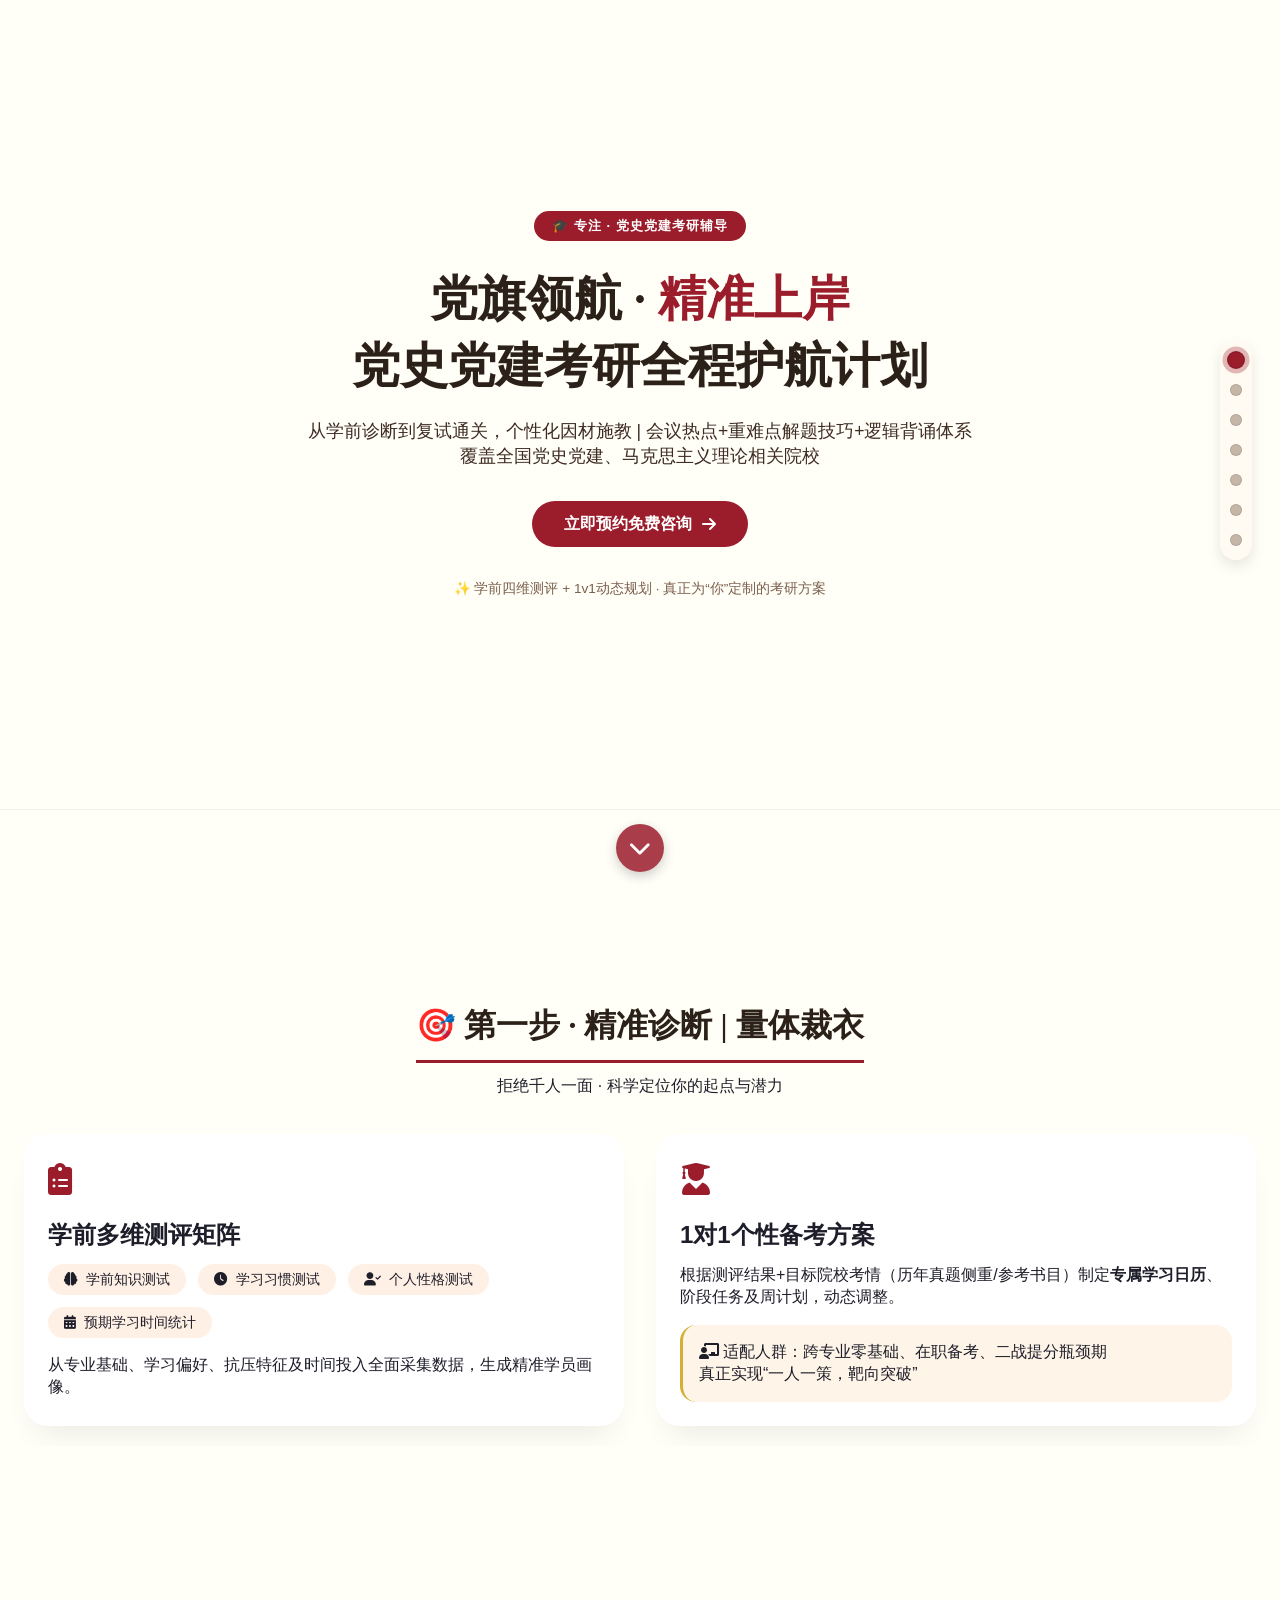
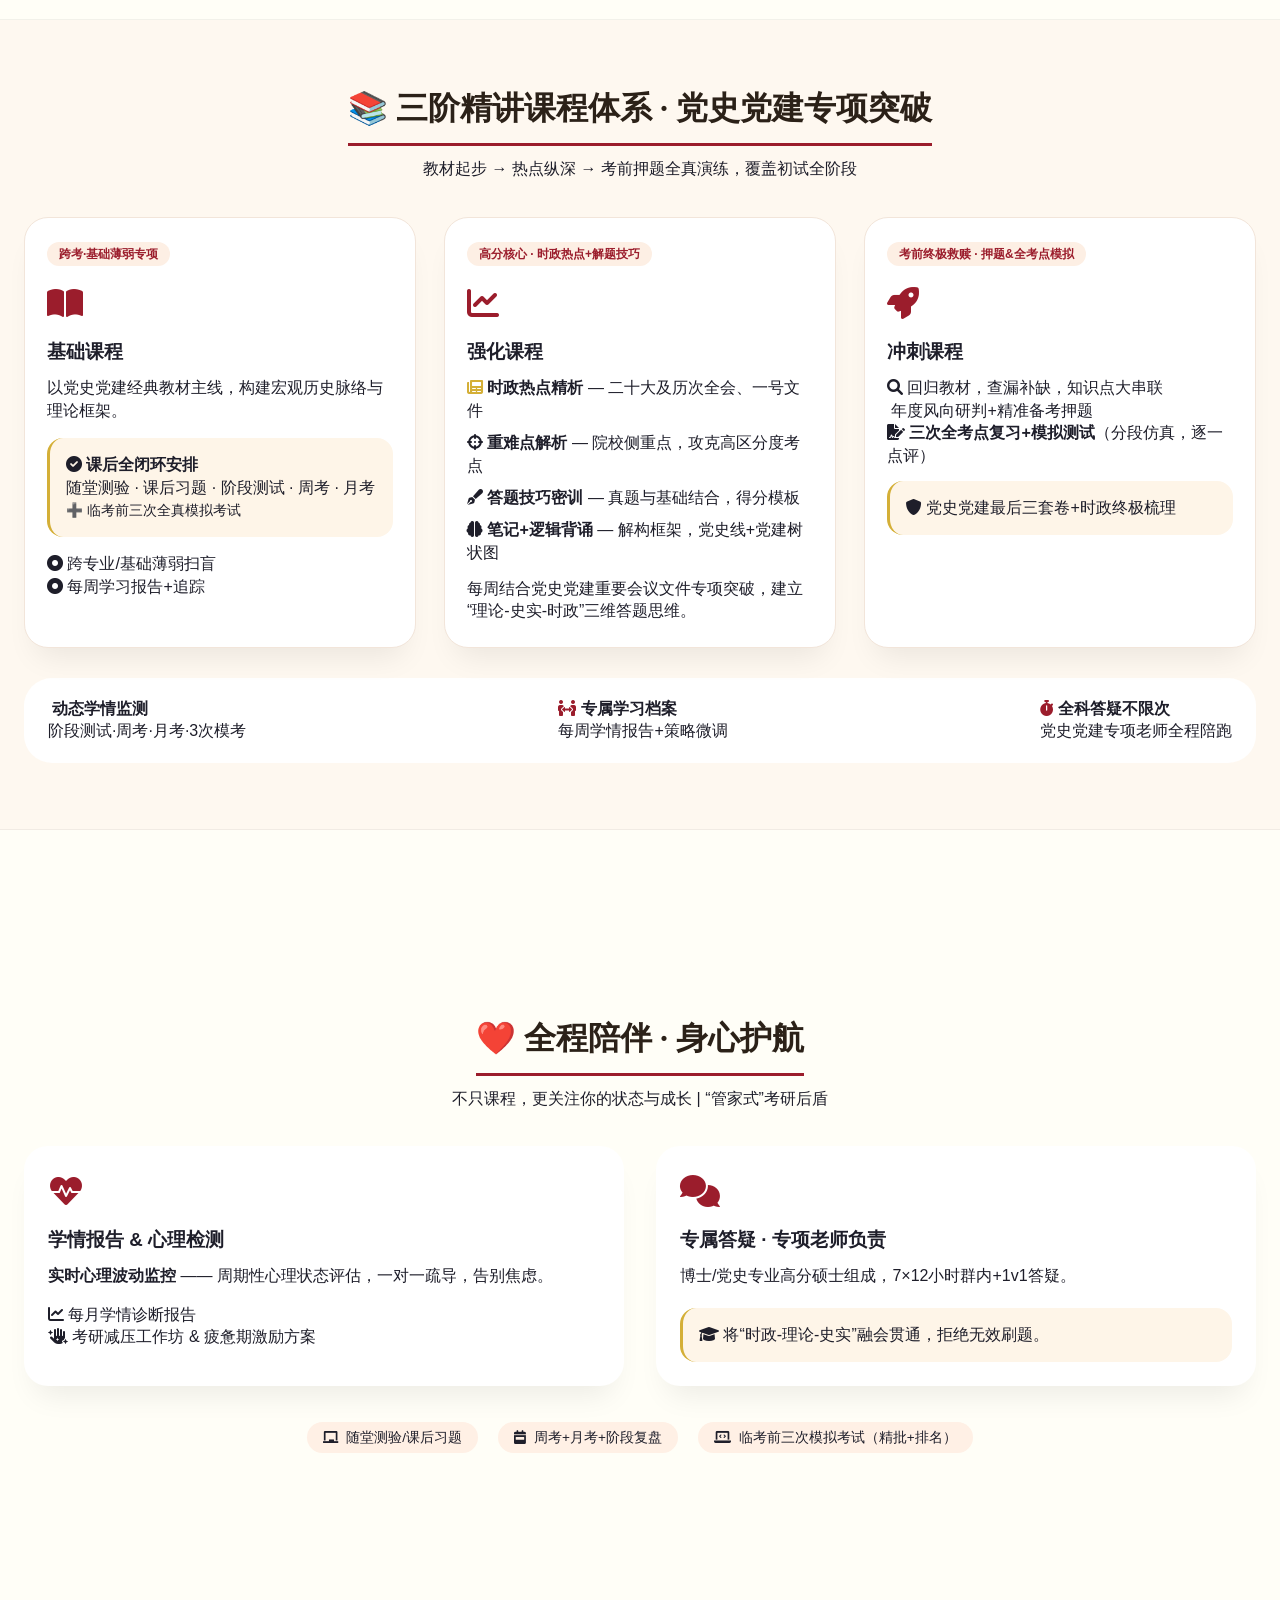
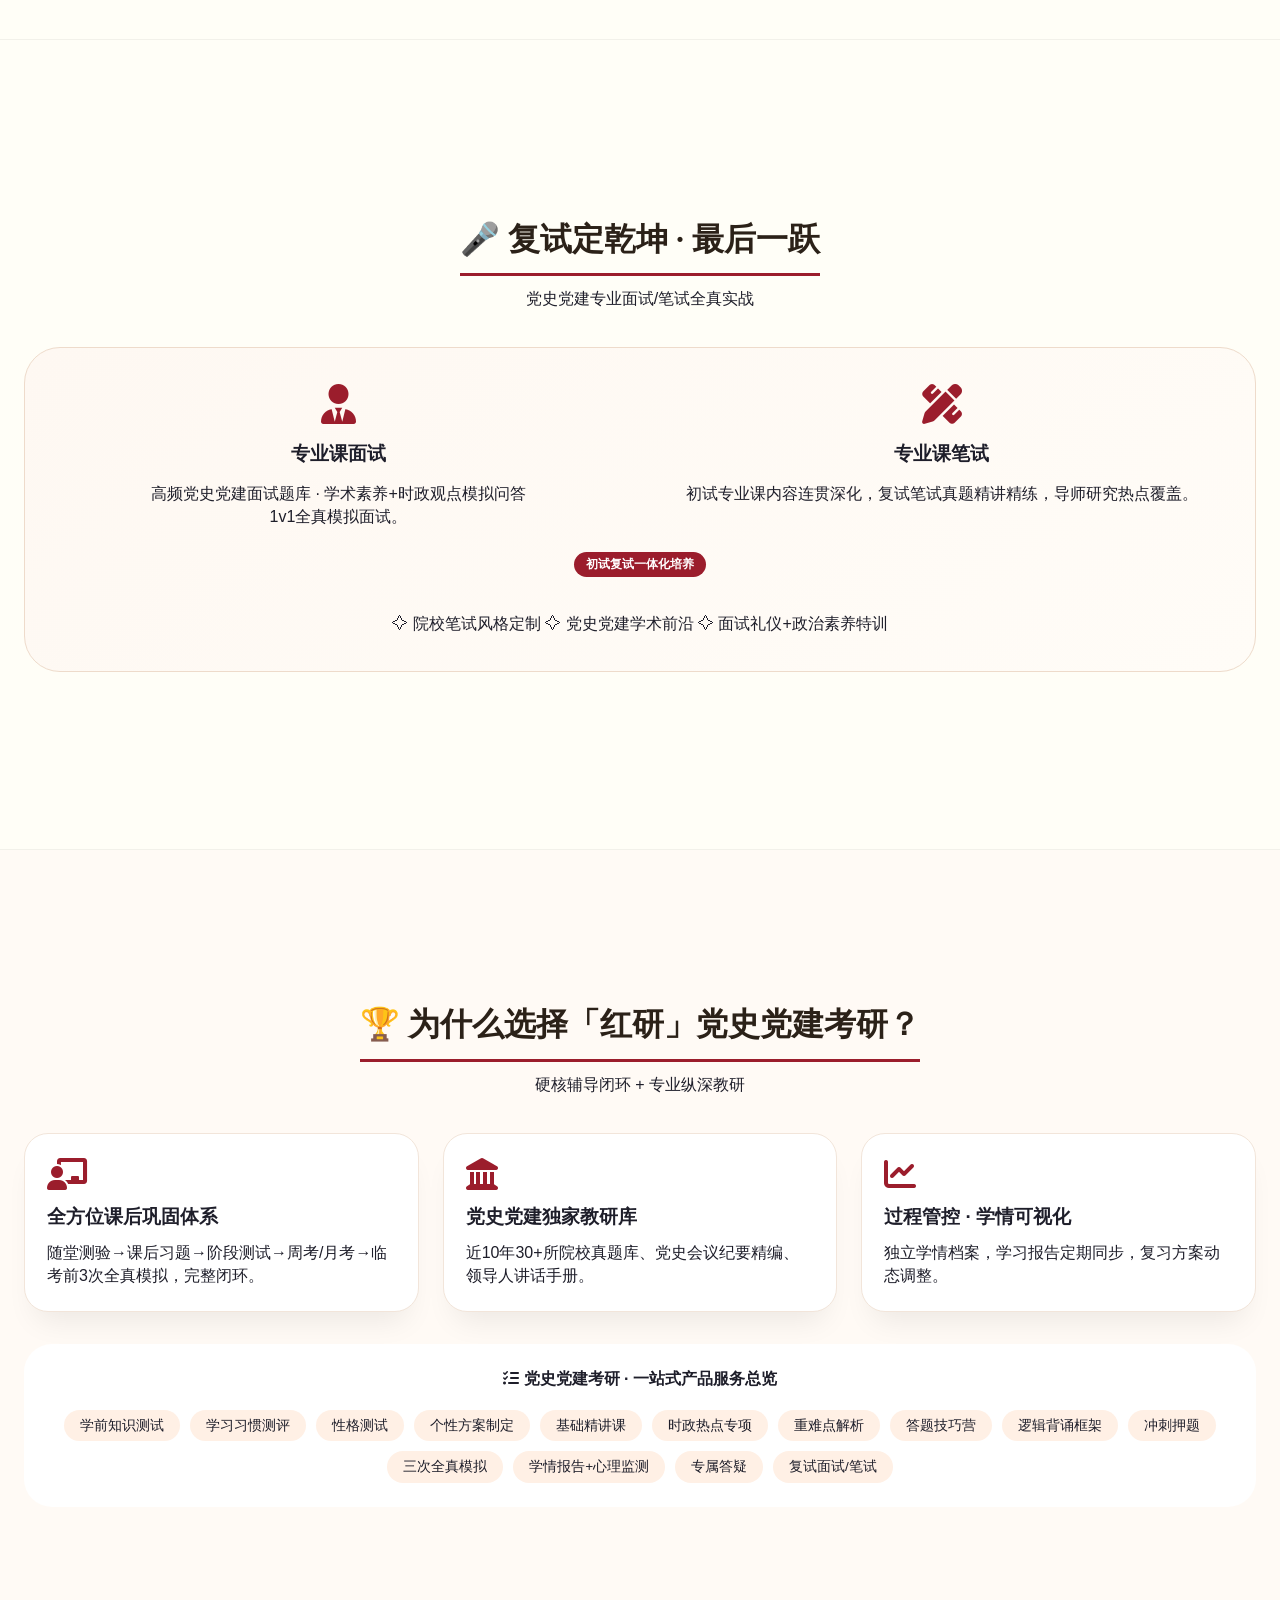
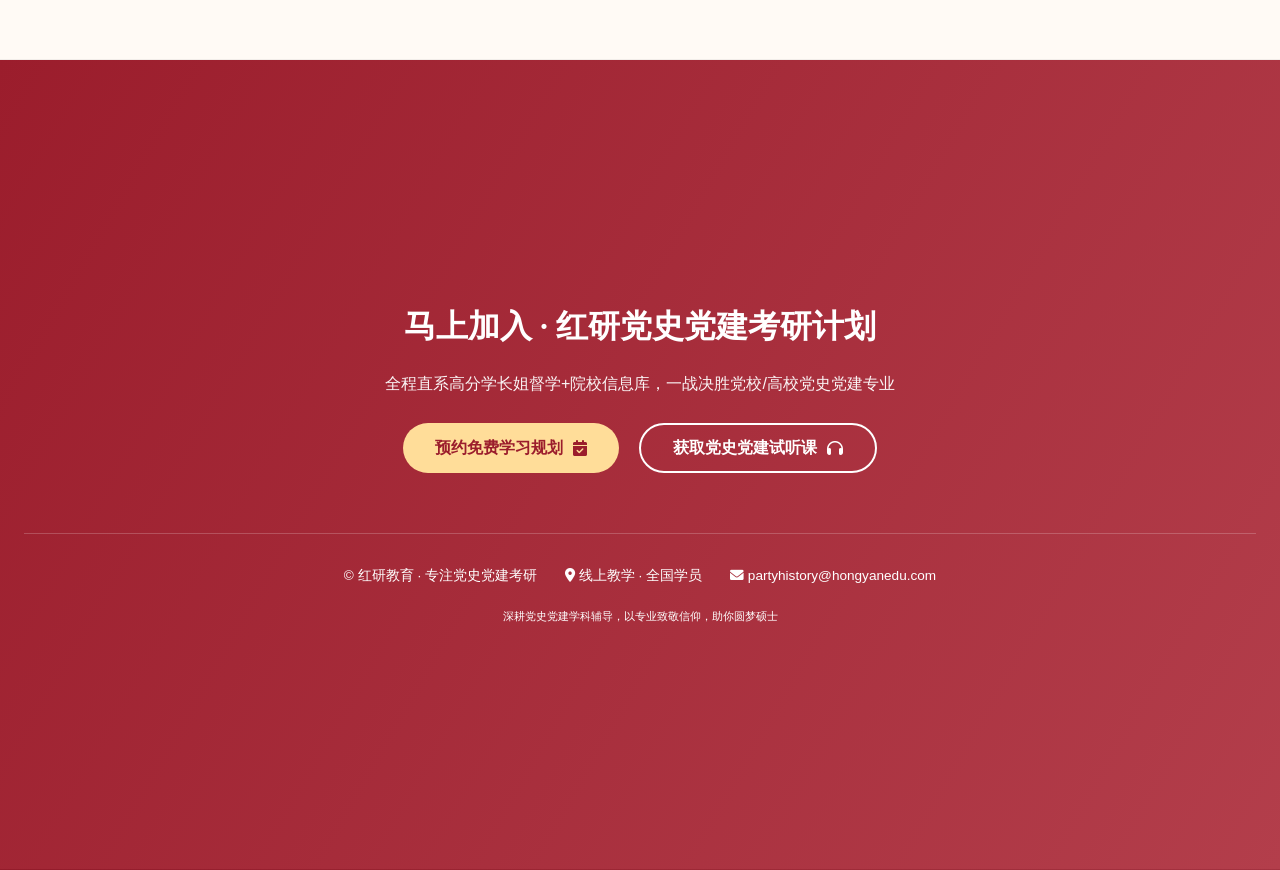
<file: static/education-landing.html>
<!DOCTYPE html>
<html lang="zh-CN">
<head>
    <meta charset="UTF-8">
    <meta name="viewport" content="width=device-width, initial-scale=1.0, user-scalable=yes">
    <title>红研教育 · 党史党建考研 | 全维辅导体系</title>
    <!-- Font Awesome 6 -->
    <link rel="stylesheet" href="https://cdnjs.cloudflare.com/ajax/libs/font-awesome/6.0.0-beta3/css/all.min.css">
    <!-- 字体引入 -->
    <link href="https://fontsapi.zeoseven.com/415/main/result.css" onload="this.rel='stylesheet'" rel="preload" as="style" crossorigin />
    <noscript><link rel="stylesheet" href="https://fontsapi.zeoseven.com/415/main/result.css" /></noscript>
    <link href="https://fontsapi.zeoseven.com/670/main/result.css" onload="this.rel='stylesheet'" rel="preload" as="style" crossorigin />
    <noscript><link rel="stylesheet" href="https://fontsapi.zeoseven.com/670/main/result.css" /></noscript>
    <style>
        * {
            margin: 0;
            padding: 0;
            box-sizing: border-box;
        }

        body {
            font-family: "Frex Sans GB VF", "Inter", sans-serif;
            font-weight: normal;
            background-color: #fffef7;
            color: #1e1e2a;
            line-height: 1.4;
            scroll-behavior: smooth;
            overflow-x: hidden;
        }

        /* 主色调 */
        :root {
            --primary-red: #9b1d2c;
            --primary-dark: #7a141f;
            --gold-accent: #d4af37;
            --light-bg: #fef8f0;
            --card-shadow: 0 20px 30px -12px rgba(0,0,0,0.08);
            --border-light: #f0e2d0;
        }

        /* 每个板块占90vh + 内部滚动 (内容过多可滚动, 保留整体布局) */
        .page-section {
            min-height: 90vh;
            width: 100%;
            display: flex;
            flex-direction: column;
            justify-content: center;
            position: relative;
            padding: 2rem 0;
            scroll-margin-top: 0;
            border-bottom: 1px solid rgba(0,0,0,0.05);
        }
        /* 内容容器统一宽度，居中 */
        .section-container {
            max-width: 1280px;
            margin: 0 auto;
            padding: 20px 24px;
            width: 100%;
        }
        /* 部分板块内容可能较多, 允许内部滚动, 不破坏全屏感 */
        .page-section .section-container {
            max-height: calc(90vh - 80px);
            overflow-y: auto;
            scrollbar-width: thin;
        }
        /* 定制滚动条 */
        .page-section .section-container::-webkit-scrollbar {
            width: 5px;
        }
        .page-section .section-container::-webkit-scrollbar-track {
            background: #f1e5db;
            border-radius: 10px;
        }
        .page-section .section-container::-webkit-scrollbar-thumb {
            background: var(--primary-red);
            border-radius: 10px;
        }

        /* 右侧进度圆点导航 */
        .dot-nav {
            position: fixed;
            right: 28px;
            top: 50%;
            transform: translateY(-50%);
            z-index: 1000;
            display: flex;
            flex-direction: column;
            gap: 18px;
            background: rgba(255,250,240,0.7);
            backdrop-filter: blur(6px);
            padding: 14px 10px;
            border-radius: 40px;
            box-shadow: 0 6px 14px rgba(0,0,0,0.1);
        }
        .dot {
            width: 12px;
            height: 12px;
            background: #c5b6a8;
            border-radius: 50%;
            cursor: pointer;
            transition: all 0.25s ease;
            border: 1px solid rgba(0,0,0,0.1);
        }
        .dot.active {
            background: var(--primary-red);
            transform: scale(1.5);
            box-shadow: 0 0 0 3px rgba(155,29,44,0.3);
        }
        .dot:hover {
            background: var(--primary-dark);
            transform: scale(1.2);
        }

        /* 底部向下箭头 */
        .scroll-arrow {
            position: fixed;
            bottom: 28px;
            left: 50%;
            transform: translateX(-50%);
            background: rgba(155,29,44,0.85);
            backdrop-filter: blur(5px);
            color: white;
            width: 48px;
            height: 48px;
            border-radius: 60px;
            display: flex;
            align-items: center;
            justify-content: center;
            font-size: 1.4rem;
            cursor: pointer;
            z-index: 1000;
            box-shadow: 0 4px 12px rgba(0,0,0,0.2);
            transition: all 0.2s ease;
            animation: bounce 1.8s infinite;
        }
        .scroll-arrow:hover {
            background: var(--primary-dark);
            transform: translateX(-50%) scale(1.05);
        }
        @keyframes bounce {
            0%, 100% { transform: translateX(-50%) translateY(0); }
            50% { transform: translateX(-50%) translateY(8px); }
        }

        /* 页面原有样式微调保留一致性 */
        .hero-top {
            display: inline-block;
            background: var(--primary-red);
            color: white;
            font-size: 0.8rem;
            font-weight: 600;
            letter-spacing: 1px;
            padding: 6px 18px;
            border-radius: 40px;
            margin-bottom: 24px;
        }
        h1 {
            font-family: "ZSFT-gq", "WenYuan Serif SC VF", serif;
            font-size: 3rem;
            font-weight: 700;
            color: #2b2118;
            margin-bottom: 20px;
        }
        .hero-description {
            font-size: 1.1rem;
            max-width: 700px;
            margin: 0 auto 32px;
            color: #3e2c23;
        }
        .cta-button {
            display: inline-flex;
            align-items: center;
            gap: 10px;
            background: var(--primary-red);
            color: white;
            border: none;
            padding: 12px 32px;
            border-radius: 48px;
            font-weight: 600;
            font-size: 1rem;
            transition: all 0.2s ease;
            cursor: pointer;
            text-decoration: none;
        }
        .section-title {
            text-align: center;
            margin-bottom: 36px;
        }
        .section-title h2 {
            font-family: "ZSFT-gq", "WenYuan Serif SC VF", serif;
            font-size: 2rem;
            font-weight: 700;
            color: #2b2118;
            display: inline-block;
            padding-bottom: 12px;
            margin-bottom: 12px;
            border-bottom: 3px solid var(--primary-red);
        }
        .card-grid {
            display: grid;
            grid-template-columns: repeat(auto-fit, minmax(280px, 1fr));
            gap: 28px;
        }
        .card {
            background: white;
            border-radius: 24px;
            padding: 24px 22px;
            box-shadow: var(--card-shadow);
            transition: 0.2s;
            border: 1px solid #f2e5da;
        }
        .badge {
            background: #fdefe4;
            color: #9b1d2c;
            font-weight: 600;
            font-size: 0.75rem;
            padding: 4px 12px;
            border-radius: 40px;
            display: inline-block;
            margin-bottom: 16px;
        }
        .highlight {
            background: #fef5e8;
            border-radius: 16px;
            padding: 16px;
            margin-top: 16px;
            border-left: 3px solid var(--gold-accent);
        }
        .two-col {
            display: grid;
            grid-template-columns: 1fr 1fr;
            gap: 32px;
        }
        .service-card {
            background: white;
            border-radius: 24px;
            padding: 24px;
            box-shadow: var(--card-shadow);
        }
        .test-tag {
            background: #fff0e5;
            border-radius: 60px;
            padding: 6px 16px;
            font-size: 0.85rem;
            font-weight: 500;
            display: inline-flex;
            align-items: center;
            gap: 8px;
        }
        .re-box {
            background: linear-gradient(145deg, #fef8f2, #fffcf7);
            border-radius: 36px;
            padding: 36px 28px;
            text-align: center;
            border: 1px solid #eedbcb;
        }
        @media (max-width: 780px) {
            .two-col { grid-template-columns: 1fr; }
            h1 { font-size: 2rem; }
            .dot-nav { right: 12px; gap: 12px; padding: 8px 6px; }
            .dot { width: 10px; height: 10px; }
            .section-title h2 { font-size: 1.6rem; }
        }
        footer {
            margin-top: 20px;
            text-align: center;
            font-size: 0.8rem;
            color: #aa9b8c;
        }
        .btn-outline-light {
            background: transparent;
            border: 2px solid white;
            box-shadow: none;
        }
        .inline-icon {
            margin-right: 6px;
        }
    </style>
</head>
<body>

<!-- 右侧点导航 -->
<div class="dot-nav" id="dotNav"></div>
<div class="scroll-arrow" id="downArrow">
    <i class="fas fa-chevron-down"></i>
</div>

<!-- 每个板块：page-section + 唯一id用于导航 -->
<div class="page-section" id="section1">
    <div class="section-container">
        <div style="text-align: center;">
            <div class="hero-top">🎓 专注 · 党史党建考研辅导</div>
            <h1>党旗领航 · <span style="color:var(--primary-red);">精准上岸</span><br>党史党建考研全程护航计划</h1>
            <div class="hero-description">
                从学前诊断到复试通关，个性化因材施教 | 会议热点+重难点解题技巧+逻辑背诵体系<br>
                覆盖全国党史党建、马克思主义理论相关院校
            </div>
            <a href="#" class="cta-button" style="text-decoration: none;">立即预约免费咨询 <i class="fas fa-arrow-right"></i></a>
            <div style="margin-top: 32px; font-size: 0.85rem; color:#7b5f4c;">✨ 学前四维测评 + 1v1动态规划 · 真正为“你”定制的考研方案</div>
        </div>
    </div>
</div>

<!-- 板块2: 个性化诊断 -->
<div class="page-section" id="section2">
    <div class="section-container">
        <div class="section-title">
            <h2>🎯 第一步 · 精准诊断 | 量体裁衣</h2>
            <p>拒绝千人一面 · 科学定位你的起点与潜力</p>
        </div>
        <div class="two-col">
            <div class="service-card">
                <div style="font-size: 2rem; color: var(--primary-red); margin-bottom: 16px;"><i class="fas fa-clipboard-list"></i></div>
                <h3 style="font-size: 1.5rem; margin-bottom: 12px;">学前多维测评矩阵</h3>
                <div style="display: flex; flex-wrap: wrap; gap: 12px; margin-bottom: 16px;">
                    <span class="test-tag"><i class="fas fa-brain"></i> 学前知识测试</span>
                    <span class="test-tag"><i class="fas fa-clock"></i> 学习习惯测试</span>
                    <span class="test-tag"><i class="fas fa-user-check"></i> 个人性格测试</span>
                    <span class="test-tag"><i class="fas fa-calendar-alt"></i> 预期学习时间统计</span>
                </div>
                <p>从专业基础、学习偏好、抗压特征及时间投入全面采集数据，生成精准学员画像。</p>
            </div>
            <div class="service-card">
                <div style="font-size: 2rem; color: var(--primary-red); margin-bottom: 16px;"><i class="fas fa-user-graduate"></i></div>
                <h3 style="font-size: 1.5rem; margin-bottom: 12px;">1对1个性备考方案</h3>
                <p>根据测评结果+目标院校考情（历年真题侧重/参考书目）制定<strong>专属学习日历</strong>、阶段任务及周计划，动态调整。</p>
                <div class="highlight">
                    <i class="fas fa-chalkboard-user"></i> 适配人群：跨专业零基础、在职备考、二战提分瓶颈期<br>
                    真正实现“一人一策，靶向突破”
                </div>
            </div>
        </div>
    </div>
</div>

<!-- 板块3: 三阶精讲课程体系 (基础·强化·冲刺) -->
<div class="page-section" id="section3" style="background: var(--light-bg);">
    <div class="section-container">
        <div class="section-title">
            <h2>📚 三阶精讲课程体系 · 党史党建专项突破</h2>
            <p>教材起步 → 热点纵深 → 考前押题全真演练，覆盖初试全阶段</p>
        </div>
        <div class="card-grid">
            <!-- 基础课程卡片 -->
            <div class="card">
                <div class="badge">跨考·基础薄弱专项</div>
                <div style="font-size: 2rem; color: var(--primary-red);"><i class="fas fa-book-open"></i></div>
                <h3 style="margin: 12px 0;">基础课程</h3>
                <p>以党史党建经典教材主线，构建宏观历史脉络与理论框架。</p>
                <div class="highlight">
                    <i class="fas fa-check-circle"></i> <strong>课后全闭环安排</strong><br>
                    随堂测验 · 课后习题 · 阶段测试 · 周考 · 月考<br>
                    <span style="font-size:0.85rem;">➕ 临考前三次全真模拟考试</span>
                </div>
                <ul style="margin-top: 16px; list-style: none;">
                    <li><i class="fas fa-dot-circle"></i> 跨专业/基础薄弱扫盲</li>
                    <li><i class="fas fa-dot-circle"></i> 每周学习报告+追踪</li>
                </ul>
            </div>
            <!-- 强化课程 -->
            <div class="card">
                <div class="badge">高分核心 · 时政热点+解题技巧</div>
                <div style="font-size: 2rem; color: var(--primary-red);"><i class="fas fa-chart-line"></i></div>
                <h3 style="margin: 12px 0;">强化课程</h3>
                <div style="display: flex; flex-direction: column; gap: 10px;">
                    <div><i class="fas fa-newspaper text-gold" style="color:var(--gold-accent);"></i> <strong>时政热点精析</strong> — 二十大及历次全会、一号文件</div>
                    <div><i class="fas fa-crosshairs"></i> <strong>重难点解析</strong> — 院校侧重点，攻克高区分度考点</div>
                    <div><i class="fas fa-pen-fancy"></i> <strong>答题技巧密训</strong> — 真题与基础结合，得分模板</div>
                    <div><i class="fas fa-brain"></i> <strong>笔记+逻辑背诵</strong> — 解构框架，党史线+党建树状图</div>
                </div>
                <p style="margin-top: 14px;">每周结合党史党建重要会议文件专项突破，建立“理论-史实-时政”三维答题思维。</p>
            </div>
            <!-- 冲刺课程 -->
            <div class="card">
                <div class="badge">考前终极救赎 · 押题&全考点模拟</div>
                <div style="font-size: 2rem; color: var(--primary-red);"><i class="fas fa-rocket"></i></div>
                <h3 style="margin: 12px 0;">冲刺课程</h3>
                <ul style="list-style: none;">
                    <li><i class="fas fa-search"></i> 回归教材，查漏补缺，知识点大串联</li>
                    <li><i class="fas fa-chart-simple"></i> 年度风向研判+精准备考押题</li>
                    <li><i class="fas fa-file-signature"></i> <strong>三次全考点复习+模拟测试</strong>（分段仿真，逐一点评）</li>
                </ul>
                <div class="highlight" style="margin-top: 14px;">
                    <i class="fas fa-shield-alt"></i> 党史党建最后三套卷+时政终极梳理
                </div>
            </div>
        </div>
        <div style="background: #ffffff; border-radius: 28px; margin-top: 30px; padding: 20px 24px; display: flex; flex-wrap: wrap; justify-content: space-between; gap: 16px;">
            <div><i class="fas fa-chart-simple" style="color:var(--primary-red);"></i> <strong>动态学情监测</strong><br>阶段测试·周考·月考·3次模考</div>
            <div><i class="fas fa-people-arrows" style="color:var(--primary-red);"></i> <strong>专属学习档案</strong><br>每周学情报告+策略微调</div>
            <div><i class="fas fa-stopwatch" style="color:var(--primary-red);"></i> <strong>全科答疑不限次</strong><br>党史党建专项老师全程陪跑</div>
        </div>
    </div>
</div>

<!-- 板块4: 穿插服务 学情报告+心理检测+专属答疑 -->
<div class="page-section" id="section4">
    <div class="section-container">
        <div class="section-title">
            <h2>❤️ 全程陪伴 · 身心护航</h2>
            <p>不只课程，更关注你的状态与成长 | “管家式”考研后盾</p>
        </div>
        <div class="two-col">
            <div class="service-card">
                <div style="font-size: 2rem; color: var(--primary-red);"><i class="fas fa-heartbeat"></i></div>
                <h3 style="margin: 12px 0;">学情报告 & 心理检测</h3>
                <p><strong>实时心理波动监控</strong> —— 周期性心理状态评估，一对一疏导，告别焦虑。</p>
                <ul style="margin-top: 16px; list-style: none;">
                    <li><i class="fas fa-chart-line"></i> 每月学情诊断报告</li>
                    <li><i class="fas fa-hand-sparkles"></i> 考研减压工作坊 & 疲惫期激励方案</li>
                </ul>
            </div>
            <div class="service-card">
                <div style="font-size: 2rem; color: var(--primary-red);"><i class="fas fa-comments"></i></div>
                <h3 style="margin: 12px 0;">专属答疑 · 专项老师负责</h3>
                <p>博士/党史专业高分硕士组成，7×12小时群内+1v1答疑。</p>
                <div class="highlight" style="margin-top: 20px;">
                    <i class="fas fa-graduation-cap"></i> 将“时政-理论-史实”融会贯通，拒绝无效刷题。
                </div>
            </div>
        </div>
        <div style="display: flex; flex-wrap: wrap; justify-content: center; gap: 20px; margin-top: 36px;">
            <div class="test-tag"><i class="fas fa-chalkboard"></i> 随堂测验/课后习题</div>
            <div class="test-tag"><i class="fas fa-calendar-week"></i> 周考+月考+阶段复盘</div>
            <div class="test-tag"><i class="fas fa-laptop-code"></i> 临考前三次模拟考试（精批+排名）</div>
        </div>
    </div>
</div>

<!-- 板块5: 复试定乾坤 -->
<div class="page-section" id="section5">
    <div class="section-container">
        <div class="section-title">
            <h2>🎤 复试定乾坤 · 最后一跃</h2>
            <p>党史党建专业面试/笔试全真实战</p>
        </div>
        <div class="re-box">
            <div style="display: flex; flex-wrap: wrap; gap: 32px; justify-content: center;">
                <div style="flex:1; min-width: 200px;">
                    <i class="fas fa-user-tie" style="font-size: 2.5rem; color: var(--primary-red);"></i>
                    <h3 style="margin: 16px 0;">专业课面试</h3>
                    <p>高频党史党建面试题库 · 学术素养+时政观点模拟问答<br> 1v1全真模拟面试。</p>
                </div>
                <div style="flex:1; min-width: 200px;">
                    <i class="fas fa-pen-ruler" style="font-size: 2.5rem; color: var(--primary-red);"></i>
                    <h3 style="margin: 16px 0;">专业课笔试</h3>
                    <p>初试专业课内容连贯深化，复试笔试真题精讲精练，导师研究热点覆盖。</p>
                </div>
            </div>
            <div style="margin-top: 24px;">
                <span class="badge" style="background: #9b1d2c; color: white;">初试复试一体化培养</span>
                <p style="margin-top: 20px;">✧ 院校笔试风格定制 ✧ 党史党建学术前沿 ✧ 面试礼仪+政治素养特训</p>
            </div>
        </div>
    </div>
</div>

<!-- 板块6: 为什么选择红研 + 产品总览 -->
<div class="page-section" id="section6" style="background: #fffaf5;">
    <div class="section-container">
        <div class="section-title">
            <h2>🏆 为什么选择「红研」党史党建考研？</h2>
            <p>硬核辅导闭环 + 专业纵深教研</p>
        </div>
        <div class="card-grid" style="gap: 24px;">
            <div class="card">
                <i class="fas fa-chalkboard-user" style="font-size: 2rem; color: var(--primary-red);"></i>
                <h3 style="margin: 12px 0;">全方位课后巩固体系</h3>
                <p>随堂测验→课后习题→阶段测试→周考/月考→临考前3次全真模拟，完整闭环。</p>
            </div>
            <div class="card">
                <i class="fas fa-landmark" style="font-size: 2rem; color: var(--primary-red);"></i>
                <h3 style="margin: 12px 0;">党史党建独家教研库</h3>
                <p>近10年30+所院校真题库、党史会议纪要精编、领导人讲话手册。</p>
            </div>
            <div class="card">
                <i class="fas fa-chart-line" style="font-size: 2rem; color: var(--primary-red);"></i>
                <h3 style="margin: 12px 0;">过程管控 · 学情可视化</h3>
                <p>独立学情档案，学习报告定期同步，复习方案动态调整。</p>
            </div>
        </div>
        <div style="background: #ffffff; border-radius: 28px; padding: 24px; margin-top: 32px; text-align: center;">
            <div style="font-weight: 700; margin-bottom: 20px;"><i class="fas fa-list-check"></i> 党史党建考研 · 一站式产品服务总览</div>
            <div style="display: flex; flex-wrap: wrap; gap: 10px; justify-content: center;">
                <span class="test-tag">学前知识测试</span><span class="test-tag">学习习惯测评</span><span class="test-tag">性格测试</span><span class="test-tag">个性方案制定</span>
                <span class="test-tag">基础精讲课</span><span class="test-tag">时政热点专项</span><span class="test-tag">重难点解析</span><span class="test-tag">答题技巧营</span>
                <span class="test-tag">逻辑背诵框架</span><span class="test-tag">冲刺押题</span><span class="test-tag">三次全真模拟</span><span class="test-tag">学情报告+心理监测</span>
                <span class="test-tag">专属答疑</span><span class="test-tag">复试面试/笔试</span>
            </div>
        </div>
    </div>
</div>

<!-- 板块7: 咨询CTA + 版权 (最后一屏) -->
<div class="page-section" id="section7" style="background: linear-gradient(120deg, #9b1d2c 0%, #b33e4b 100%); color: white;">
    <div class="section-container" style="display: flex; flex-direction: column; justify-content: center; text-align: center;">
        <h3 style="font-size: 2rem; font-family: 'Playfair Display'; margin-bottom: 24px;">马上加入 · 红研党史党建考研计划</h3>
        <p style="max-width: 600px; margin: 0 auto 28px; opacity: 0.95;">全程直系高分学长姐督学+院校信息库，一战决胜党校/高校党史党建专业</p>
        <div style="display: flex; gap: 20px; justify-content: center; flex-wrap: wrap; margin-bottom: 40px;">
            <a href="#" class="cta-button" style="background: #ffdd99; color:#9b1d2c;">预约免费学习规划 <i class="fas fa-calendar-check"></i></a>
            <a href="#" class="cta-button btn-outline-light" style="background: transparent; border: 2px solid white;">获取党史党建试听课 <i class="fas fa-headphones"></i></a>
        </div>
        <div style="border-top: 1px solid rgba(255,255,255,0.2); padding-top: 32px; margin-top: 20px;">
            <div style="display: flex; justify-content: center; gap: 28px; flex-wrap: wrap; font-size: 0.85rem;">
                <span>© 红研教育 · 专注党史党建考研</span>
                <span><i class="fas fa-map-marker-alt"></i> 线上教学 · 全国学员</span>
                <span><i class="fas fa-envelope"></i> partyhistory@hongyanedu.com</span>
            </div>
            <p style="margin-top: 24px; font-size: 0.7rem;">深耕党史党建学科辅导，以专业致敬信仰，助你圆梦硕士</p>
        </div>
    </div>
</div>

<script>
    // 获取所有板块
    const sections = document.querySelectorAll('.page-section');
    const dotsContainer = document.getElementById('dotNav');
    const downArrow = document.getElementById('downArrow');

    // 生成圆点
    function generateDots() {
        sections.forEach((_, idx) => {
            const dot = document.createElement('div');
            dot.classList.add('dot');
            dot.dataset.index = idx;
            dot.addEventListener('click', () => {
                scrollToSection(idx);
            });
            dotsContainer.appendChild(dot);
        });
        updateActiveDot();
    }

    function scrollToSection(index) {
        if (index >= 0 && index < sections.length) {
            sections[index].scrollIntoView({ behavior: 'smooth', block: 'start' });
        }
    }

    function updateActiveDot() {
        const scrollPos = window.scrollY + window.innerHeight / 3; // 取视口上方1/3位置确定激活区块
        let activeIndex = 0;
        for (let i = 0; i < sections.length; i++) {
            const section = sections[i];
            const offsetTop = section.offsetTop;
            const offsetBottom = offsetTop + section.offsetHeight;
            if (scrollPos >= offsetTop && scrollPos < offsetBottom) {
                activeIndex = i;
                break;
            } else if (scrollPos >= offsetBottom && i === sections.length-1) {
                activeIndex = sections.length-1;
            } else if (scrollPos < sections[0].offsetTop) {
                activeIndex = 0;
            }
        }
        document.querySelectorAll('.dot').forEach((dot, idx) => {
            if (idx === activeIndex) dot.classList.add('active');
            else dot.classList.remove('active');
        });
        // 控制底部箭头隐藏判断：如果是最后一屏，稍微降低透明度但保留，可保留提示
        if (activeIndex === sections.length - 1) {
            downArrow.style.opacity = '0.4';
            downArrow.style.cursor = 'default';
            downArrow.style.animation = 'none';
        } else {
            downArrow.style.opacity = '1';
            downArrow.style.cursor = 'pointer';
            downArrow.style.animation = 'bounce 1.8s infinite';
        }
    }

    // 点击向下箭头滚动至下一屏
    function scrollNextSection() {
        const currentScroll = window.scrollY;
        let currentIndex = 0;
        for (let i = 0; i < sections.length; i++) {
            const sec = sections[i];
            if (currentScroll >= sec.offsetTop - 50) {
                currentIndex = i;
            }
        }
        if (currentIndex < sections.length - 1) {
            scrollToSection(currentIndex + 1);
        } else {
            // 已经在最后一屏，依旧保持在底部，不做滚动或轻微提示
            downArrow.style.transform = 'translateX(-50%) scale(0.95)';
            setTimeout(() => { downArrow.style.transform = ''; }, 200);
        }
    }

    window.addEventListener('scroll', () => {
        updateActiveDot();
    });
    window.addEventListener('resize', () => {
        updateActiveDot();
    });
    downArrow.addEventListener('click', scrollNextSection);

    generateDots();
    updateActiveDot();

    // 平滑初始
    setTimeout(() => {
        updateActiveDot();
    }, 100);
</script>
</body>
</html>
</file>
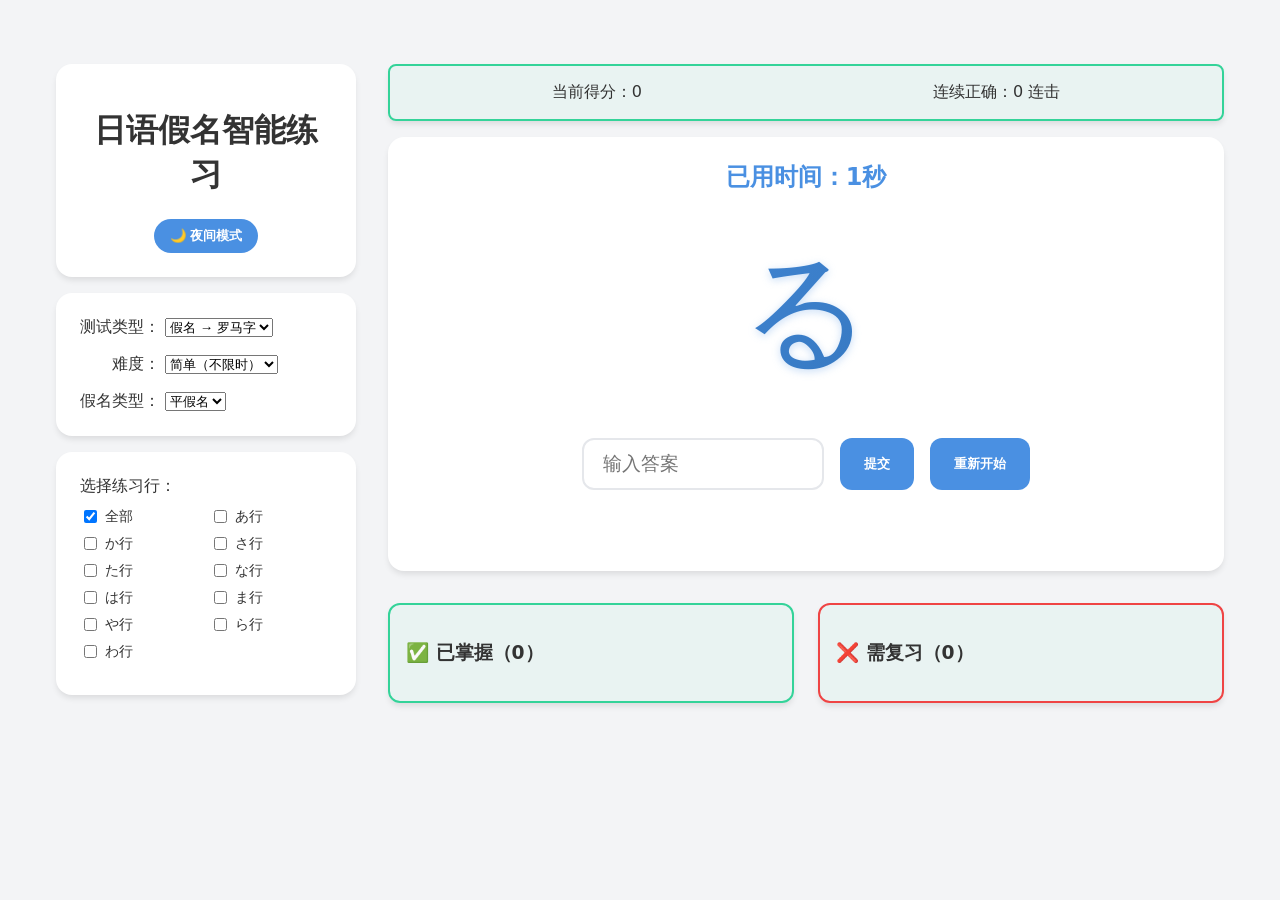
<file: static/tools/japanese-kana-2.html>
<!DOCTYPE html>
<html lang="zh-CN">
  <head>
    <meta charset="UTF-8" />
    <meta name="viewport" content="width=device-width, initial-scale=1.0">
    <title>日语假名智能练习</title>
    <style>
      /* 新增响应式布局样式 */
      .container {
        display: grid;
        gap: 2rem;
        padding: 1rem;
      }

      /* 电脑布局 */
      @media (min-width: 768px) {
        .container {
          grid-template-columns: 300px 1fr;
          align-items: start;
        }

        .left-column {
          position: sticky;
          top: 1rem;
        }
      }

      /* 手机布局 */
      @media (max-width: 767px) {
        .container {
          grid-template-columns: repeat(auto-fit, minmax(200px, 1fr));
          padding: 0px;
        }

        .card {
          margin: 0.5rem 0;
        }
      }

      :root {
        --primary-color: #4a90e2;
        --success-color: #34d399;
        --error-color: #ef4444;
        --card-bg: #ffffff;
        --bg-color: #f3f4f6;
        --text-color: #333;
        --secondary-color:rgba(52, 211, 153, 0.05);
      }

      [data-theme="dark"] {
        --primary-color: #6aa1ff;
        --success-color: #2ecc71;
        --error-color: #e74c3c;
        --card-bg: #2d2d2d;
        --bg-color: #1a1a1a;
        --text-color: #fff;
        --secondary-color:rgba(52, 211, 153, 0.05);
      }

      body {
        font-family: "Soen Grotesk Var SemiLight", "榫黑体可变", system-ui, -apple-system, sans-serif;
        font-weight: 300;
        background: var(--bg-color);
        color: var(--text-color);
        max-width: 1200px;
        margin: 0 auto;
        padding: 2rem;
        transition: background 0.3s ease;
      }

      #themeToggle {
        /* position: absolute;
        right: 20px;
        top: 20px; */
        padding: 8px 16px;
        border-radius: 20px;
      }

      /* 弹窗样式 */
      .dialog-overlay {
        position: fixed;
        top: 0;
        left: 0;
        right: 0;
        bottom: 0;
        background: rgba(0, 0, 0, 0.5);
        display: flex;
        justify-content: center;
        align-items: center;
        z-index: 1000;
      }

      .dialog-content {
        background: var(--card-bg);
        padding: 2rem;
        border-radius: 1rem;
        width: 90%;
        max-width: 400px;
        box-shadow: 0 4px 6px rgba(0, 0, 0, 0.1);
      }

      .dialog-buttons {
        margin-top: 1.5rem;
        display: flex;
        gap: 1rem;
        justify-content: flex-end;
      }

      .card {
        background: var(--card-bg);
        border-radius: 1rem;
        box-shadow: 0 4px 6px -1px rgba(0, 0, 0, 0.1);
        padding: 1.5rem;
        margin: 1rem 0;
      }

      .title {
        text-align: center;
      }

      .config-section {
        display: grid;
        gap: 1rem;
        grid-template-columns: repeat(auto-fit, minmax(200px, 1fr));
      }

      #kana-display {
        font-size: 8rem;
        text-align: center;
        margin: 2rem 0;
        background: linear-gradient(135deg, var(--primary-color), #2b6cb0);
        -webkit-background-clip: text;
        color: transparent;
        filter: drop-shadow(0 2px 4px rgba(74, 144, 226, 0.3));
      }

      .score-board {
        display: flex;
        justify-content: space-around;
        padding: 1rem;
        background: var(--secondary-color);
        border-radius: 0.5rem;
        border: 2px solid var(--success-color);
      }

      .timer {
        font-size: 1.5rem;
        font-weight: 600;
        color: var(--primary-color);
        text-align: center;
      }

      #input-section {
        margin: 1rem auto;
        display: flex;
        justify-content: center;
        align-content: center;
        width: fit-content;
        flex-wrap: wrap;
        grid-template-columns: 2fr 1fr 2fr;
      }

      #input-section .button {
        margin: 0.5rem 0.5rem;
      }

      input#answer {
        width: 200px;
        padding: 0.8rem 1.2rem;
        border: 2px solid #e5e7eb;
        border-radius: 0.75rem;
        font-size: 1.2rem;
        transition: all 0.3s ease;
      }

      input#answer:focus {
        border-color: var(--primary-color);
        box-shadow: 0 0 0 3px rgba(74, 144, 226, 0.2);
        outline: none;
      }

      button {
        padding: 0.8rem 1.5rem;
        border: none;
        border-radius: 0.75rem;
        background: var(--primary-color);
        color: white;
        font-weight: 600;
        cursor: pointer;
        transition: all 0.2s ease;
      }

      button:hover {
        transform: translateY(-1px);
        box-shadow: 0 4px 6px -1px rgba(74, 144, 226, 0.3);
      }

      .pool-container {
        display: grid;
        gap: 1.5rem;
        grid-template-columns: repeat(auto-fit, minmax(300px, 1fr));
      }

      .pool {
        padding: 1rem;
        border-radius: 0.75rem;
      }

      #correct-pool {
        border: 2px solid var(--success-color);
        background: rgba(52, 211, 153, 0.05);
      }

      #error-pool {
        border: 2px solid var(--error-color);
        background: var(--secondary-color);
      }

      .kana-item {
        display: inline-flex;
        align-items: center;
        padding: 0.5rem 1rem;
        margin: 0.25rem;
        border-radius: 0.5rem;
        background: white;
        box-shadow: 0 1px 3px rgba(0, 0, 0, 0.1);
      }

      @keyframes flip {
        0% {
          transform: rotateY(0deg);
        }

        50% {
          transform: rotateY(90deg);
        }

        100% {
          transform: rotateY(0deg);
        }
      }

      /* 新增行选择样式 */
      .row-selector {
        display: grid;
        grid-template-columns: auto auto;
        gap: 8px;
        margin: 10px 0;
      }

      .row-item {
        display: flex;
        align-items: center;
      }

      .row-item label {
        margin-left: 5px;
        font-size: 0.9em;
      }

      .feedback-message {
        margin-top: 1rem;
        padding: 0.8rem 1.2rem;
        border-radius: 0.75rem;
        font-weight: 600;
        opacity: 0;
        transform: translateY(-10px);
        transition: all 0.3s ease;
        text-align: center;
      }

      .feedback-show {
        opacity: 1;
        transform: translateY(0);
      }

      .correct-feedback {
        background: rgba(52, 211, 153, 0.1);
        color: var(--success-color);
        border: 2px solid var(--success-color);
      }

      .error-feedback {
        background: rgba(239, 68, 68, 0.1);
        color: var(--error-color);
        border: 2px solid var(--error-color);
      }

      @keyframes bounce {
        0%,
        100% {
          transform: translateY(0);
        }

        50% {
          transform: translateY(-5px);
        }
      }

      .encouragement {
        font-size: 0.9em;
        text-align: center;
        color: #666;
        margin-top: 0.5rem;
        animation: bounce 1s ease infinite;
      }
    </style>
  </head>

  <body>
    <div class="container">
      <!-- 左列 -->
      <div class="left-column">
        <div class="card title">
          <h1>日语假名智能练习</h1>
          <button id="themeToggle">🌙 夜间模式</button>
        </div>
        <div class="card">
          <div class="config-section">
            <div>
              <label
                >测试类型：
                <select id="testType">
                  <option value="kana2romaji">假名 → 罗马字</option>
                  <option value="romaji2kana">罗马字 → 假名</option>
                </select>
              </label>
            </div>

            <div>
              <label
                >　　难度：
                <select id="difficulty">
                  <option value="easy">简单（不限时）</option>
                  <option value="normal">普通（30秒）</option>
                  <option value="hard">困难（10秒）</option>
                </select>
              </label>
            </div>
            <div>
              <label
                >假名类型：
                <select id="kanaType">
                  <option value="hiragana" selected>平假名</option>
                  <option value="katakana">片假名</option>
                  <option value="all">全部</option>
                </select>
              </label>
            </div>
          </div>
        </div>

        <div class="card">
          <div>选择练习行：</div>
          <div class="row-selector" id="rowSelector">
            <!-- 选项将通过JavaScript动态生成 -->
          </div>
        </div>
      </div>

      <!-- 右列 -->
      <div class="right-column">
        <div class="card score-board">
          <div>当前得分：<span id="score">0</span></div>
          <div>连续正确：<span id="combo">0</span> 连击</div>
        </div>

        <div class="card">
          <div class="timer" id="timer"></div>
          <div id="kana-display"></div>

          <div id="input-section">
            <input
              class="button"
              type="text"
              id="answer"
              placeholder="输入答案"
              autocomplete="off"
            />
            <button class="button" onclick="checkAnswer()">提交</button>
            <button class="button" onclick="restartGame()">重新开始</button>
          </div>

          <div>
            <div id="feedback" class="feedback-message"></div>
            <div id="encouragement" class="encouragement"></div>
          </div>
        </div>

        <div class="pool-container">
          <div class="card pool" id="correct-pool">
            <h3>✅ 已掌握（<span id="correct-count">0</span>）</h3>
            <div id="correct-list"></div>
          </div>

          <div class="card pool" id="error-pool">
            <h3>❌ 需复习（<span id="error-count">0</span>）</h3>
            <div id="error-list"></div>
          </div>
        </div>
      </div>
    </div>

    <script>
      // 新增主题切换逻辑
      function toggleTheme() {
        const body = document.body;
        const isDark = body.getAttribute("data-theme") === "dark";
        body.setAttribute("data-theme", isDark ? "light" : "dark");
        localStorage.setItem("theme", isDark ? "light" : "dark");
        document.getElementById("themeToggle").textContent = isDark
          ? "🌙 夜间模式"
          : "☀️ 日间模式";
      }

      // 初始化主题
      const savedTheme = localStorage.getItem("theme") || "light";
      document.body.setAttribute("data-theme", savedTheme);
      document.getElementById("themeToggle").textContent =
        savedTheme === "dark" ? "☀️ 日间模式" : "🌙 夜间模式";
      document
        .getElementById("themeToggle")
        .addEventListener("click", toggleTheme);

      // 完整假名数据集
      const kanaData = [
        // 平假名
        { kana: "あ", romaji: "a", type: "hiragana", row: "a" },
        { kana: "い", romaji: "i", type: "hiragana", row: "a" },
        { kana: "う", romaji: "u", type: "hiragana", row: "a" },
        { kana: "え", romaji: "e", type: "hiragana", row: "a" },
        { kana: "お", romaji: "o", type: "hiragana", row: "a" },
        { kana: "か", romaji: "ka", type: "hiragana", row: "ka" },
        { kana: "き", romaji: "ki", type: "hiragana", row: "ka" },
        { kana: "く", romaji: "ku", type: "hiragana", row: "ka" },
        { kana: "け", romaji: "ke", type: "hiragana", row: "ka" },
        { kana: "こ", romaji: "ko", type: "hiragana", row: "ka" },
        { kana: "さ", romaji: "sa", type: "hiragana", row: "sa" },
        { kana: "し", romaji: "shi", type: "hiragana", row: "sa" },
        { kana: "す", romaji: "su", type: "hiragana", row: "sa" },
        { kana: "せ", romaji: "se", type: "hiragana", row: "sa" },
        { kana: "そ", romaji: "so", type: "hiragana", row: "sa" },
        { kana: "た", romaji: "ta", type: "hiragana", row: "ta" },
        { kana: "ち", romaji: "chi", type: "hiragana", row: "ta" },
        { kana: "つ", romaji: "tsu", type: "hiragana", row: "ta" },
        { kana: "て", romaji: "te", type: "hiragana", row: "ta" },
        { kana: "と", romaji: "to", type: "hiragana", row: "ta" },
        { kana: "な", romaji: "na", type: "hiragana", row: "na" },
        { kana: "に", romaji: "ni", type: "hiragana", row: "na" },
        { kana: "ぬ", romaji: "nu", type: "hiragana", row: "na" },
        { kana: "ね", romaji: "ne", type: "hiragana", row: "na" },
        { kana: "の", romaji: "no", type: "hiragana", row: "na" },
        { kana: "は", romaji: "ha", type: "hiragana", row: "ha" },
        { kana: "ひ", romaji: "hi", type: "hiragana", row: "ha" },
        { kana: "ふ", romaji: "fu", type: "hiragana", row: "ha" },
        { kana: "へ", romaji: "he", type: "hiragana", row: "ha" },
        { kana: "ほ", romaji: "ho", type: "hiragana", row: "ha" },
        { kana: "ま", romaji: "ma", type: "hiragana", row: "ma" },
        { kana: "み", romaji: "mi", type: "hiragana", row: "ma" },
        { kana: "む", romaji: "mu", type: "hiragana", row: "ma" },
        { kana: "め", romaji: "me", type: "hiragana", row: "ma" },
        { kana: "も", romaji: "mo", type: "hiragana", row: "ma" },
        { kana: "や", romaji: "ya", type: "hiragana", row: "ya" },
        { kana: "ゆ", romaji: "yu", type: "hiragana", row: "ya" },
        { kana: "よ", romaji: "yo", type: "hiragana", row: "ya" },
        { kana: "ら", romaji: "ra", type: "hiragana", row: "ra" },
        { kana: "り", romaji: "ri", type: "hiragana", row: "ra" },
        { kana: "る", romaji: "ru", type: "hiragana", row: "ra" },
        { kana: "れ", romaji: "re", type: "hiragana", row: "ra" },
        { kana: "ろ", romaji: "ro", type: "hiragana", row: "ra" },
        { kana: "わ", romaji: "wa", type: "hiragana", row: "wa" },
        { kana: "を", romaji: "wo", type: "hiragana", row: "wa" },
        { kana: "ん", romaji: "n", type: "hiragana", row: "wa" },

        // 片假名
        { kana: "ア", romaji: "a", type: "katakana", row: "a" },
        { kana: "イ", romaji: "i", type: "katakana", row: "a" },
        { kana: "ウ", romaji: "u", type: "katakana", row: "a" },
        { kana: "エ", romaji: "e", type: "katakana", row: "a" },
        { kana: "オ", romaji: "o", type: "katakana", row: "a" },
        { kana: "カ", romaji: "ka", type: "katakana", row: "ka" },
        { kana: "キ", romaji: "ki", type: "katakana", row: "ka" },
        { kana: "ク", romaji: "ku", type: "katakana", row: "ka" },
        { kana: "ケ", romaji: "ke", type: "katakana", row: "ka" },
        { kana: "コ", romaji: "ko", type: "katakana", row: "ka" },
        { kana: "サ", romaji: "sa", type: "katakana", row: "sa" },
        { kana: "シ", romaji: "shi", type: "katakana", row: "sa" },
        { kana: "ス", romaji: "su", type: "katakana", row: "sa" },
        { kana: "セ", romaji: "se", type: "katakana", row: "sa" },
        { kana: "ソ", romaji: "so", type: "katakana", row: "sa" },
        { kana: "タ", romaji: "ta", type: "katakana", row: "ta" },
        { kana: "チ", romaji: "chi", type: "katakana", row: "ta" },
        { kana: "ツ", romaji: "tsu", type: "katakana", row: "ta" },
        { kana: "テ", romaji: "te", type: "katakana", row: "ta" },
        { kana: "ト", romaji: "to", type: "katakana", row: "ta" },
        { kana: "ナ", romaji: "na", type: "katakana", row: "na" },
        { kana: "ニ", romaji: "ni", type: "katakana", row: "na" },
        { kana: "ヌ", romaji: "nu", type: "katakana", row: "na" },
        { kana: "ネ", romaji: "ne", type: "katakana", row: "na" },
        { kana: "ノ", romaji: "no", type: "katakana", row: "na" },
        { kana: "ハ", romaji: "ha", type: "katakana", row: "ha" },
        { kana: "ヒ", romaji: "hi", type: "katakana", row: "ha" },
        { kana: "フ", romaji: "fu", type: "katakana", row: "ha" },
        { kana: "ヘ", romaji: "he", type: "katakana", row: "ha" },
        { kana: "ホ", romaji: "ho", type: "katakana", row: "ha" },
        { kana: "マ", romaji: "ma", type: "katakana", row: "ma" },
        { kana: "ミ", romaji: "mi", type: "katakana", row: "ma" },
        { kana: "ム", romaji: "mu", type: "katakana", row: "ma" },
        { kana: "メ", romaji: "me", type: "katakana", row: "ma" },
        { kana: "モ", romaji: "mo", type: "katakana", row: "ma" },
        { kana: "ヤ", romaji: "ya", type: "katakana", row: "ya" },
        { kana: "ユ", romaji: "yu", type: "katakana", row: "ya" },
        { kana: "ヨ", romaji: "yo", type: "katakana", row: "ya" },
        { kana: "ラ", romaji: "ra", type: "katakana", row: "ra" },
        { kana: "リ", romaji: "ri", type: "katakana", row: "ra" },
        { kana: "ル", romaji: "ru", type: "katakana", row: "ra" },
        { kana: "レ", romaji: "re", type: "katakana", row: "ra" },
        { kana: "ロ", romaji: "ro", type: "katakana", row: "ra" },
        { kana: "ワ", romaji: "wa", type: "katakana", row: "wa" },
        { kana: "ヲ", romaji: "wo", type: "katakana", row: "wa" },
        { kana: "ン", romaji: "n", type: "katakana", row: "wa" },
      ];

      // 行配置数据
      const rowConfig = [
        { id: "a", name: "あ行" },
        { id: "ka", name: "か行" },
        { id: "sa", name: "さ行" },
        { id: "ta", name: "た行" },
        { id: "na", name: "な行" },
        { id: "ha", name: "は行" },
        { id: "ma", name: "ま行" },
        { id: "ya", name: "や行" },
        { id: "ra", name: "ら行" },
        { id: "wa", name: "わ行" },
      ];

      // 游戏状态管理
      let currentKana;
      let practiceQueue = [];
      let usedKanas = new Set();
      let errorPool = [];
      let correctPool = [];
      let score = 0;
      let combo = 0;
      let timer;
      let timeLeft = 0;
      let totalElapsed = 0;
      let startTime = null;
      let timerInterval = null;

      function initGame() {
        practiceQueue = getFilteredKanas();
        shuffleArray(practiceQueue);
        usedKanas.clear();
        errorPool = [];
        correctPool = [];
        score = 0;
        combo = 0;
        updateScore();
        startTimer(); // 初始化时启动新计时器
        nextQuestion();

        // 确保启用输入
        document.getElementById("answer").disabled = false;
        document.querySelector(
          'button[onclick="checkAnswer()"]'
        ).disabled = false;
      }

      // 初始化行选择器（事件处理逻辑调整）
      function initRowSelector() {
        const container = document.getElementById("rowSelector");
        container.innerHTML = `
          <div class="row-item">
              <input type="checkbox" id="row_all" checked>
              <label for="row_all">全部</label>
          </div>
          ${rowConfig
            .map(
              (row) => `
              <div class="row-item">
                  <input type="checkbox" id="row_${row.id}" name="row" value="${row.id}">
                  <label for="row_${row.id}">${row.name}</label>
              </div>
          `
            )
            .join("")}
        `;

        // 全选事件
        document
          .getElementById("row_all")
          .addEventListener("change", function () {
            const checkboxes = document.querySelectorAll('input[name="row"]');
            checkboxes.forEach((cb) => (cb.checked = this.checked));
            restartGame();
          });

        // 单行选择事件
        document.querySelectorAll('input[name="row"]').forEach((checkbox) => {
          checkbox.addEventListener("change", function () {
            const allCheckbox = document.getElementById("row_all");
            const rowCheckboxes =
              document.querySelectorAll('input[name="row"]');
            const allChecked = Array.from(rowCheckboxes).every(
              (cb) => cb.checked
            );

            // 当选中某行时，检查是否所有行已选中
            if (this.checked && allChecked) {
              allCheckbox.checked = true;
            } else if (!this.checked) {
              allCheckbox.checked = false;
            }

            restartGame();
          });
        });
      }

      function getSelectedKanaTypes() {
        const selectedTypes = Array.from(
          document.querySelectorAll("#kanaType option:checked")
        ).map((option) => option.value);

        // 如果選擇了「全部」，返回所有類型
        if (selectedTypes.includes("all")) {
          return ["hiragana", "katakana"];
        }

        return selectedTypes;
      }

      // 获取选中的行
      function getSelectedRows() {
        const selected = Array.from(
          document.querySelectorAll('input[name="row"]:checked')
        ).map((cb) => cb.value);
        const allSelected = document.getElementById("row_all").checked;
        return allSelected ? ["all"] : selected;
      }

      function getFilteredKanas() {
        const selectedTypes = getSelectedKanaTypes();
        const selectedRows = getSelectedRows();

        return kanaData.filter(
          (k) =>
            selectedTypes.includes(k.type) &&
            (selectedRows.includes("all") || selectedRows.includes(k.row))
        );
      }

      function shuffleArray(array) {
        for (let i = array.length - 1; i > 0; i--) {
          const j = Math.floor(Math.random() * (i + 1));
          [array[i], array[j]] = [array[j], array[i]];
        }
      }

      function getNextKana() {
        // 优先从未使用的假名中选择
        const remaining = practiceQueue.filter((k) => !usedKanas.has(k.kana));
        if (remaining.length === 0) {
          practiceQueue = getFilteredKanas();
          shuffleArray(practiceQueue);
          usedKanas.clear();
        }
        currentKana = practiceQueue.pop();
        usedKanas.add(currentKana.kana);
        return currentKana;
      }

      function startTimer() {
        const difficulty = document.getElementById("difficulty").value;

        // 清除现有计时器
        if (timerInterval) clearInterval(timerInterval);

        // 启用输入元素
        document.getElementById("answer").disabled = false;
        document.querySelector(
          'button[onclick="checkAnswer()"]'
        ).disabled = false;

        if (difficulty === "easy") {
          totalElapsed = 0; // 重置累计时间
          document.getElementById("timer").textContent = "已用时间：0秒";
          timerInterval = setInterval(() => {
            totalElapsed++;
            document.getElementById(
              "timer"
            ).textContent = `已用时间：${totalElapsed}秒`;
          }, 1000);
        } else {
          timeLeft = difficulty === "normal" ? 30 : 10; // 设置初始时间
          document.getElementById(
            "timer"
          ).textContent = `剩余时间：${timeLeft}秒`;
          timerInterval = setInterval(() => {
            timeLeft--;
            document.getElementById(
              "timer"
            ).textContent = `剩余时间：${timeLeft}秒`;
            if (timeLeft <= 0) {
              handleTimeout();
            }
          }, 1000);
        }
      }

      function showRestartDialog() {
        const dialog = document.createElement("div");
        dialog.className = "dialog-overlay";
        dialog.innerHTML = `
          <div class="dialog-content">
            <h3>重新开始游戏？</h3>
            <p>当前得分：${score}</p>
            <p>最高连击：${combo}</p>
            ${
              errorPool.length
                ? `<p>上次错误：${errorPool
                    .slice(-3)
                    .map((e) => `${e.kana}→${e.romaji}`)
                    .join(", ")}</p>`
                : ""
            }
            <div class="dialog-buttons">
              <button onclick="this.closest('.dialog-overlay').remove()">取消</button>
              <button onclick="this.closest('.dialog-overlay').remove(); initGame()">重新开始</button>
            </div>
          </div>
        `;
        document.body.appendChild(dialog);
      }

      function handleTimeout() {
        clearInterval(timerInterval);
        timerInterval = null;

        // 禁用输入和提交按钮
        document.getElementById("answer").disabled = true;
        document.querySelector(
          'button[onclick="checkAnswer()"]'
        ).disabled = true;

        const summaryBox = document.createElement("div");
        summaryBox.style.position = "fixed";
        summaryBox.style.top = "50%";
        summaryBox.style.left = "50%";
        summaryBox.style.transform = "translate(-50%, -50%)";
        summaryBox.style.padding = "20px";
        summaryBox.style.borderRadius = "10px";
        summaryBox.style.backgroundColor = "#fff";
        summaryBox.style.boxShadow = "0 4px 6px rgba(0, 0, 0, 0.1)";
        summaryBox.style.zIndex = "1000";
        summaryBox.style.textAlign = "center";
        summaryBox.style.width = "80%";
        summaryBox.style.maxWidth = "400px";

        // 顯示分數和連擊
        summaryBox.innerHTML = `
    <h2>時間到！</h2>
    <p>您的分數：<strong>${score}</strong></p>
    <p>最高連擊：<strong>${combo}</strong></p>
    <p>錯誤題目：</p>
    <div style="max-height: 150px; overflow-y: auto; text-align: left;">
      ${errorPool
        .map(
          (item) => `
        <div style="margin-bottom: 5px;">
          <span style="font-size: 1.2em;">${item.kana}</span>
          <span style="margin: 0 8px;">→</span>
          <span style="color: #666;">${item.romaji}</span>
        </div>
      `
        )
        .join("")}
    </div>
    <div style="margin-top: 20px;">
      <button id="closeButton" style="padding: 10px 20px; margin-right: 10px; background: var(--error-color); color: #fff; border: none; border-radius: 5px; cursor: pointer;">關閉</button>
      <button id="nextLevelButton" style="padding: 10px 20px; background: var(--primary-color); color: #fff; border: none; border-radius: 5px; cursor: pointer;">下一關</button>
    </div>
  `;

        document.body.appendChild(summaryBox);

        // 關閉按鈕事件
        document.getElementById("closeButton").addEventListener("click", () => {
          summaryBox.remove();
        });

        // 下一關按鈕事件
        document
          .getElementById("nextLevelButton")
          .addEventListener("click", () => {
            summaryBox.remove();
            restartGame(); // 繼續按照當前模式進行下一關
          });
        // errorPool.push(currentKana);
        // combo = 0;
        // updateScore();
        // updatePoolDisplays();

        // nextQuestion();
      }

      // 鼓励语句库
      const ENCOURAGEMENTS = [
        "别气馁！再试一次～",
        "差一点点就对了！",
        "这个有点难，慢慢来～",
        "记住这个下次就能答对啦！",
        "错误是学习的好机会！",
        "你已经很棒了，继续加油！",
      ];

      // 在checkAnswer函数中修改反馈部分
      function checkAnswer() {
        if (
          document.getElementById("difficulty").value !== "easy" &&
          timeLeft <= 0
        ) {
          return;
        }
        const feedback = document.getElementById("feedback");
        const encouragement = document.getElementById("encouragement");
        const userAnswer = document
          .getElementById("answer")
          .value.trim()
          .toLowerCase();
        const testType = document.getElementById("testType").value;
        const correctAnswer =
          testType === "kana2romaji" ? currentKana.romaji : currentKana.kana;

        // 清除之前的动画
        feedback.classList.remove("feedback-show");
        void feedback.offsetWidth; // 触发重绘

        if (userAnswer === correctAnswer) {
          feedback.textContent = "🎉 完全正确！";
          feedback.className = "feedback-message correct-feedback";
          encouragement.textContent = "保持这个势头！";
          handleCorrect();
        } else {
          const randomIndex = Math.floor(Math.random() * ENCOURAGEMENTS.length);
          feedback.innerHTML = `❌ 正确答案是：<strong>${correctAnswer}</strong>`;
          encouragement.textContent = ENCOURAGEMENTS[randomIndex];
          feedback.className = "feedback-message error-feedback";
          handleWrong();
        }

        // 显示反馈
        feedback.classList.add("feedback-show");

        // 3秒后淡化提示
        setTimeout(() => {
          feedback.classList.remove("feedback-show");
        }, 3000);
      }

      function handleCorrect() {
        score += 10 + combo * 2;
        combo++;
        correctPool.push(currentKana);
        practiceQueue = practiceQueue.filter(
          (k) => k.kana !== currentKana.kana
        );
        updateScore();
        updatePoolDisplays();

        // 仅当时间未用完时继续下一题
        if (
          timeLeft > 0 ||
          document.getElementById("difficulty").value === "easy"
        ) {
          nextQuestion();
        }
      }

      function handleWrong() {
        combo = 0;
        errorPool.push(currentKana);
        practiceQueue.unshift(currentKana); // 重新加入队列
        updateScore();
        updatePoolDisplays();
        nextQuestion();
      }

      function nextQuestion() {
        // 仅在还有时间或简单模式时继续
        if (
          timeLeft > 0 ||
          document.getElementById("difficulty").value === "easy"
        ) {
          getNextKana();
          updateDisplay();
          document.getElementById("answer").value = "";
        }
      }

      function updateDisplay() {
        const display = document.getElementById("kana-display");
        const testType = document.getElementById("testType").value;
        display.textContent =
          testType === "kana2romaji" ? currentKana.kana : currentKana.romaji;
        display.style.animation = "flip 0.6s ease-out";
      }

      function updateScore() {
        document.getElementById("score").textContent = score;
        document.getElementById("combo").textContent = combo;
        document.getElementById("correct-count").textContent =
          correctPool.length;
        document.getElementById("error-count").textContent = errorPool.length;
      }

      function updatePoolDisplays() {
        updatePool("correct-list", correctPool);
        updatePool("error-list", errorPool);
      }

      function updatePool(elementId, pool) {
        const element = document.getElementById(elementId);
        element.innerHTML = [...new Set(pool)] // 去重
          .map(
            (item) => `
                    <div class="kana-item">
                        <span style="font-size:1.2em">${item.kana}</span>
                        <span style="margin:0 8px">→</span>
                        <span style="color:#666">${item.romaji}</span>
                    </div>
                `
          )
          .join("");
      }

      function restartGame() {
        clearInterval(timer);
        initGame();
      }

      // 初始化时创建行选择器
      initRowSelector();
      // 初始化游戏
      initGame();
      document.getElementById("answer").addEventListener("keypress", (e) => {
        if (e.key === "Enter") checkAnswer();
      });
      document
        .querySelectorAll("select, input[type=checkbox]")
        .forEach((el) => el.addEventListener("change", restartGame));
      document
        .getElementById("kanaType")
        .addEventListener("change", restartGame);
      document.querySelector('button[onclick="restartGame()"]').onclick =
        showRestartDialog;
    </script>
  </body>
</html>
</file>
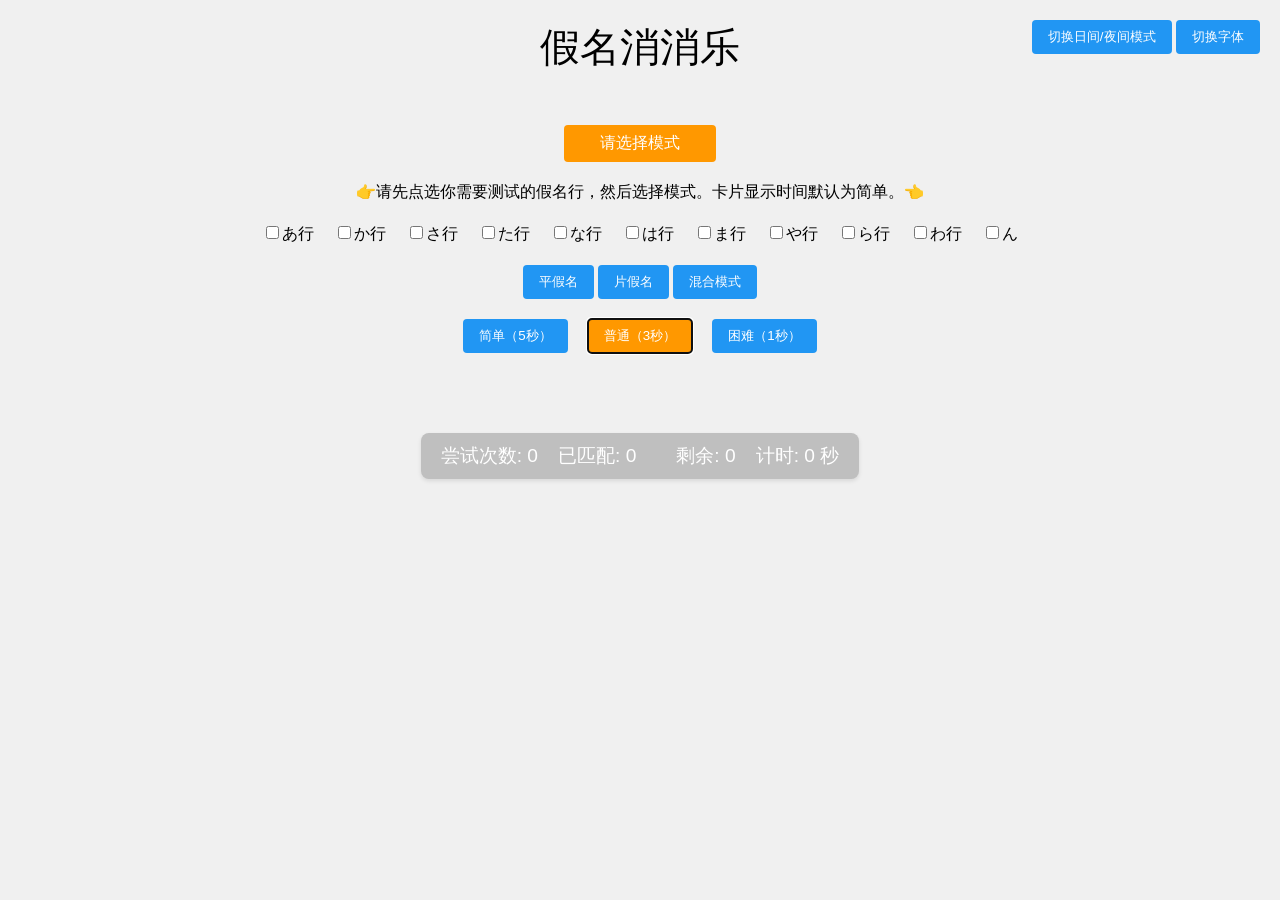
<file: static/tools/japanese-kana.html>
<!DOCTYPE html>
<html lang="zh-CN">

  <head>
    <meta charset="UTF-8">
    <title>假名记忆配对游戏</title>
    <style>
      body {
        font-family: "Soen Grotesk Var SemiLight", "榫黑体可变", Arial, sans-serif;
        font-weight: 300;
        display: flex;
        flex-direction: column;
        align-items: center;
        background: #f0f0f0;
        margin: 0;
        min-height: 100vh;
        transition: background 0.3s, color 0.3s;
      }

      #title {
        font-size: 2.5em;
        margin: 20px 0;
      }

      #controls {
        margin: 20px;
        display: flex;
        gap: 20px;
        align-items: center;
        flex-wrap: wrap;
        justify-content: center;
      }

      .get-mode {
        width: 100%;
        display: flex;
        gap: 20px;
        align-items: center;
        flex-wrap: wrap;
        justify-content: center;
      }

      button {
        padding: 8px 16px;
        cursor: pointer;
        border: none;
        border-radius: 4px;
        background: #2196F3;
        color: white;
        transition: opacity 0.3s;
      }

      button:hover {
        opacity: 0.8;
      }

      #game-board {
        display: grid;
        grid-template-columns: repeat(5, 1fr);
        gap: 10px;
        max-width: 800px;
        margin: 20px;
      }

      .card {
        width: 100px;
        height: 100px;
        cursor: pointer;
        position: relative;
        transform-style: preserve-3d;
        transition: transform 0.6s;
      }

      .card-face {
        position: absolute;
        width: 100%;
        height: 100%;
        backface-visibility: hidden;
        display: flex;
        justify-content: center;
        align-items: center;
        border-radius: 10px;
        font-size: 2em;
        user-select: none;
      }

      .front {
        background: #4CAF50;
        color: white;
      }

      .back {
        background: white;
        color: #333;
        transform: rotateY(180deg);
      }

      .card.flipped {
        transform: rotateY(180deg);
      }

      .card.matched {
        cursor: default;
        opacity: 0.5;
        transform: rotateY(180deg) !important;
      }

      #stats {
        margin-top: 20px;
        font-size: 1.2em;
        display: flex;
        gap: 20px;
        background: #bfbfbf;
        color: white;
        padding: 10px 20px;
        border-radius: 8px;
        box-shadow: 0 2px 4px rgba(0, 0, 0, 0.1);
      }

      .switch-style {
        position: absolute;
        top: 10px;
        right: 10px;
        margin: 10px;
      }

      .night-mode {
        background: #333;
        color: white;
      }

      .firework {
        position: absolute;
        width: 8px;
        height: 8px;
        border-radius: 50%;
        animation: explode 0.8s ease-out forwards;
        pointer-events: none;
        z-index: 9999;
      }

      @keyframes explode {
        0% {
          opacity: 1;
          transform: translate(0, 0);
        }

        100% {
          opacity: 0;
          transform: translate(var(--tx), var(--ty));
        }
      }

      #mode-display {
        padding: 8px 16px;
        background: #FF9800;
        color: white;
        border-radius: 4px;
        min-width: 120px;
        text-align: center;
        margin-top: 10px;
      }

      .difficulty-btn.active {
        background: #FF9800;
      }
    </style>
  </head>

  <body>
    <div id="title">假名消消乐</div>
    <div id="controls">
      <div class="get-mode"><span id="mode-display">请选择模式</span></div>
      <div class="get-mode info">👉请先点选你需要测试的假名行，然后选择模式。卡片显示时间默认为简单。👈</div>
      <div class="get-mode">
        <label><input type="checkbox" class="line-checkbox" value="あ">あ行</label>
        <label><input type="checkbox" class="line-checkbox" value="か">か行</label>
        <label><input type="checkbox" class="line-checkbox" value="さ">さ行</label>
        <label><input type="checkbox" class="line-checkbox" value="た">た行</label>
        <label><input type="checkbox" class="line-checkbox" value="な">な行</label>
        <label><input type="checkbox" class="line-checkbox" value="は">は行</label>
        <label><input type="checkbox" class="line-checkbox" value="ま">ま行</label>
        <label><input type="checkbox" class="line-checkbox" value="や">や行</label>
        <label><input type="checkbox" class="line-checkbox" value="ら">ら行</label>
        <label><input type="checkbox" class="line-checkbox" value="わ">わ行</label>
        <label><input type="checkbox" class="line-checkbox" value="ん">ん</label>
      </div>
      <div>
        <button onclick="setMode('hiragana')">平假名</button>
        <button onclick="setMode('katakana')">片假名</button>
        <button onclick="setMode('mixed')">混合模式</button>
      </div>
      <div class="get-mode">
        <button class="difficulty-btn" onclick="setDifficulty(5000, this)">简单（5秒）</button>
        <button class="difficulty-btn" onclick="setDifficulty(3000, this)" autofocus>普通（3秒）</button>
        <button class="difficulty-btn" onclick="setDifficulty(1000, this)">困难（1秒）</button>
      </div>
    </div>
    <div class="switch-style">
      <button id="theme-toggle" onclick="toggleTheme()">切换日间/夜间模式</button>
      <button id="font-toggle" onclick="toggleFont()">切换字体</button>
    </div>
    <div id="game-board"></div>
    <div id="stats">
      <div>尝试次数: 0</div>
      <div>已匹配: 0</div><br>
      <div>剩余: 0</div>
      <div>计时: <span id="timer">0</span> 秒</div>
    </div>

    <script>
      const kanaData = [
        { hiragana: 'あ', katakana: 'ア', romaji: 'a' },
        { hiragana: 'い', katakana: 'イ', romaji: 'i' },
        { hiragana: 'う', katakana: 'ウ', romaji: 'u' },
        { hiragana: 'え', katakana: 'エ', romaji: 'e' },
        { hiragana: 'お', katakana: 'オ', romaji: 'o' },
        { hiragana: 'か', katakana: 'カ', romaji: 'ka' },
        { hiragana: 'き', katakana: 'キ', romaji: 'ki' },
        { hiragana: 'く', katakana: 'ク', romaji: 'ku' },
        { hiragana: 'け', katakana: 'ケ', romaji: 'ke' },
        { hiragana: 'こ', katakana: 'コ', romaji: 'ko' },
        { hiragana: 'さ', katakana: 'サ', romaji: 'sa' },
        { hiragana: 'し', katakana: 'シ', romaji: 'shi' },
        { hiragana: 'す', katakana: 'ス', romaji: 'su' },
        { hiragana: 'せ', katakana: 'セ', romaji: 'se' },
        { hiragana: 'そ', katakana: 'ソ', romaji: 'so' },
        { hiragana: 'た', katakana: 'タ', romaji: 'ta' },
        { hiragana: 'ち', katakana: 'チ', romaji: 'chi' },
        { hiragana: 'つ', katakana: 'ツ', romaji: 'tsu' },
        { hiragana: 'て', katakana: 'テ', romaji: 'te' },
        { hiragana: 'と', katakana: 'ト', romaji: 'to' },
        { hiragana: 'な', katakana: 'ナ', romaji: 'na' },
        { hiragana: 'に', katakana: 'ニ', romaji: 'ni' },
        { hiragana: 'ぬ', katakana: 'ヌ', romaji: 'nu' },
        { hiragana: 'ね', katakana: 'ネ', romaji: 'ne' },
        { hiragana: 'の', katakana: 'ノ', romaji: 'no' },
        { hiragana: 'は', katakana: 'ハ', romaji: 'ha' },
        { hiragana: 'ひ', katakana: 'ヒ', romaji: 'hi' },
        { hiragana: 'ふ', katakana: 'フ', romaji: 'fu' },
        { hiragana: 'へ', katakana: 'ヘ', romaji: 'he' },
        { hiragana: 'ほ', katakana: 'ホ', romaji: 'ho' },
        { hiragana: 'ま', katakana: 'マ', romaji: 'ma' },
        { hiragana: 'み', katakana: 'ミ', romaji: 'mi' },
        { hiragana: 'む', katakana: 'ム', romaji: 'mu' },
        { hiragana: 'め', katakana: 'メ', romaji: 'me' },
        { hiragana: 'も', katakana: 'モ', romaji: 'mo' },
        { hiragana: 'や', katakana: 'ヤ', romaji: 'ya' },
        { hiragana: 'ゆ', katakana: 'ユ', romaji: 'yu' },
        { hiragana: 'よ', katakana: 'ヨ', romaji: 'yo' },
        { hiragana: 'ら', katakana: 'ラ', romaji: 'ra' },
        { hiragana: 'り', katakana: 'リ', romaji: 'ri' },
        { hiragana: 'る', katakana: 'ル', romaji: 'ru' },
        { hiragana: 'れ', katakana: 'レ', romaji: 're' },
        { hiragana: 'ろ', katakana: 'ロ', romaji: 'ro' },
        { hiragana: 'わ', katakana: 'ワ', romaji: 'wa' },
        { hiragana: 'を', katakana: 'ヲ', romaji: 'wo' },
        { hiragana: 'ん', katakana: 'ン', romaji: 'n' }
      ];

      let gameActive = false;
      let currentMode = '';
      let memoryTime = 3000;
      let matches = 0;
      let attempts = 0;
      let flippedCards = [];
      let selectedLines = [];
      let timerInterval;
      let startTime;
      let timerStarted = false; // 新增變數，用於判斷計時器是否已啟動

      function startTimer() {
        startTime = Date.now();
        timerInterval = setInterval(() => {
          const elapsed = Math.floor((Date.now() - startTime) / 1000);
          document.getElementById('timer').textContent = elapsed;
        }, 1000);
      }

      function stopTimer() {
        clearInterval(timerInterval);
      }

      function toggleTheme() {
        document.body.classList.toggle('night-mode');
      }

      function toggleFont() {
        const currentFont = document.body.style.fontFamily;
        document.body.style.fontFamily = currentFont === 'serif' ? 'Arial, sans-serif' : 'serif';
      }

      // Set default mode after 2 seconds if no selection is made
      setTimeout(() => {
        if (!currentMode) {
          setMode('hiragana');
          setDifficulty(5000, document.querySelector('.difficulty-btn:nth-child(1)'));
        }
      }, 2000);

      function setMode(mode) {
        currentMode = mode;
        document.getElementById('mode-display').textContent =
          `${getModeName(mode)}模式`;
        startGame();
      }

      function getModeName(mode) {
        return {
          hiragana: '平假名',
          katakana: '片假名',
          mixed: '混合'
        }[mode];
      }

      function setDifficulty(ms, btn) {
        memoryTime = ms;
        document.querySelectorAll('.difficulty-btn').forEach(b =>
          b.classList.remove('active'));
        btn.classList.add('active');
        if (gameActive) startGame();
      }

      function startGame() {
        if (!currentMode) return;

        gameActive = true;
        matches = 0;
        attempts = 0;
        flippedCards = [];
        selectedLines = getSelectedLines();
        createBoard();
        showAllCards();
        updateStats();
        timerStarted = false; // 重置計時器狀態
      }

      function getSelectedLines() {
        const lines = [];
        document.querySelectorAll('.line-checkbox:checked').forEach(checkbox => {
          const line = checkbox.value;
          switch (line) {
            case 'あ':
              lines.push('あ', 'い', 'う', 'え', 'お');
              break;
            case 'か':
              lines.push('か', 'き', 'く', 'け', 'こ');
              break;
            case 'さ':
              lines.push('さ', 'し', 'す', 'せ', 'そ');
              break;
            case 'た':
              lines.push('た', 'ち', 'つ', 'て', 'と');
              break;
            case 'な':
              lines.push('な', 'に', 'ぬ', 'ね', 'の');
              break;
            case 'は':
              lines.push('は', 'ひ', 'ふ', 'へ', 'ほ');
              break;
            case 'ま':
              lines.push('ま', 'み', 'む', 'め', 'も');
              break;
            case 'や':
              lines.push('や', 'ゆ', 'よ');
              break;
            case 'ら':
              lines.push('ら', 'り', 'る', 'れ', 'ろ');
              break;
            case 'わ':
              lines.push('わ', 'を');
              break;
            case 'ん':
              lines.push('ん');
              break;
          }
        });
        return lines;
      }

      function createBoard() {
        const board = document.getElementById('game-board');
        board.innerHTML = '';

        const cards = [];
        kanaData.forEach(kana => {
          if (selectedLines.includes(kana.hiragana)) {
            if (currentMode === 'hiragana') {
              cards.push({ value: kana.hiragana, matchValue: kana.romaji });
              cards.push({ value: kana.hiragana, matchValue: kana.romaji });
            } else if (currentMode === 'katakana') {
              cards.push({ value: kana.katakana, matchValue: kana.romaji });
              cards.push({ value: kana.katakana, matchValue: kana.romaji });
            } else {
              cards.push({ value: kana.hiragana, matchValue: kana.romaji });
              cards.push({ value: kana.katakana, matchValue: kana.romaji });
            }
          }
        });

        shuffleCards(cards);

        cards.forEach(cardData => {
          const card = document.createElement('div');
          card.className = 'card';
          card.dataset.value = cardData.matchValue;
          card.innerHTML = `
                    <div class="card-face front"></div>
                    <div class="card-face back">${cardData.value}</div>
                `;
          card.addEventListener('click', handleCardClick);
          board.appendChild(card);
        });
      }

      function shuffleCards(cards) {
        // Fisher-Yates shuffle algorithm to shuffle the cards
        for (let i = cards.length - 1; i > 0; i--) {
          const j = Math.floor(Math.random() * (i + 1));
          [cards[i], cards[j]] = [cards[j], cards[i]];
        }

        // Ensure no two adjacent cards are the same
        for (let i = 0; i < cards.length - 1; i++) {
          if (cards[i].value === cards[i + 1].value) {
            // Find a card to swap that is not the same
            for (let j = i + 2; j < cards.length; j++) {
              if (cards[j].value !== cards[i].value) {
                [cards[i + 1], cards[j]] = [cards[j], cards[i + 1]];
                break;
              }
            }
          }
        }
      }

      function showAllCards() {
        const cards = document.querySelectorAll('.card');
        cards.forEach(card => {
          card.classList.add('flipped');
          card.style.pointerEvents = 'none';
        });

        setTimeout(() => {
          cards.forEach(card => {
            card.classList.remove('flipped');
            card.style.pointerEvents = 'auto';
          });
        }, memoryTime);
      }

      function handleCardClick(e) {
        if (!gameActive) return;
        const card = e.target.closest('.card');
        if (!card || flippedCards.length === 2 || card.classList.contains('matched')) return;

        // 在第一次點擊卡片時啟動計時器
        if (!timerStarted) {
          startTimer();
          timerStarted = true;
        }

        card.classList.add('flipped');
        flippedCards.push(card);

        if (flippedCards.length === 2) {
          attempts++;
          setTimeout(checkMatch, 800);
        }
        updateStats();
      }

      function checkMatch() {
        const [card1, card2] = flippedCards;
        const isMatch = card1.dataset.value === card2.dataset.value;

        if (isMatch) {
          card1.classList.add('matched');
          card2.classList.add('matched');
          createFireworks(card1);
          createFireworks(card2);
          matches++;
          setTimeout(() => {
            card1.querySelector('.back').textContent = getKanaByRomaji(card1.dataset.value, currentMode);
            card2.querySelector('.back').textContent = getKanaByRomaji(card2.dataset.value, currentMode);
          }, 800); // Show matched kana after animation
        } else {
          card1.classList.remove('flipped');
          card2.classList.remove('flipped');
        }

        flippedCards = [];
        updateStats();
        checkWin();
      }

      function getKanaByRomaji(romaji, mode) {
        const kana = kanaData.find(k => k.romaji === romaji);
        if (!kana) return '';
        if (mode === 'hiragana') return kana.hiragana;
        if (mode === 'katakana') return kana.katakana;
        return `${kana.hiragana} / ${kana.katakana}`;
      }

      function createFireworks(sourceCard) {
        const rect = sourceCard.getBoundingClientRect();
        const colors = ['#FF0000', '#00FF00', '#FFFF00', '#00FFFF'];

        for (let i = 0; i < 12; i++) {
          const particle = document.createElement('div');
          const angle = (Math.PI * 2 * i) / 12;
          const distance = 80;

          particle.className = 'firework';
          particle.style.backgroundColor = colors[i % 4];
          particle.style.left = `${rect.left + rect.width / 2}px`;
          particle.style.top = `${rect.top + rect.height / 2}px`;
          particle.style.setProperty('--tx', `${Math.cos(angle) * distance}px`);
          particle.style.setProperty('--ty', `${Math.sin(angle) * distance}px`);

          document.body.appendChild(particle);
          setTimeout(() => particle.remove(), 800);
        }
      }

      function updateStats() {
        const remaining = selectedLines.length * 2 - matches * 2;
        document.getElementById('stats').innerHTML = `
                <div>尝试次数: ${attempts}</div>
                <div>已匹配: ${matches}</div>
                <div>剩余: ${remaining}</div>
        <div>计时: <span id="timer">${Math.floor((Date.now() - startTime) / 1000)}</span> 秒</div>
            `;
      }

      function checkWin() {
        if (matches === selectedLines.length) {
          gameActive = false;
          stopTimer();
          setTimeout(() => {
            alert(`🎉 游戏胜利！\n总尝试次数: ${attempts}\n总耗时: ${Math.floor((Date.now() - startTime) / 1000)} 秒`);
          }, 500);
        }
      }

      // 默认设置普通难度
      document.querySelector('.difficulty-btn:nth-child(2)').click();
    </script>
  </body>

</html>
</file>
